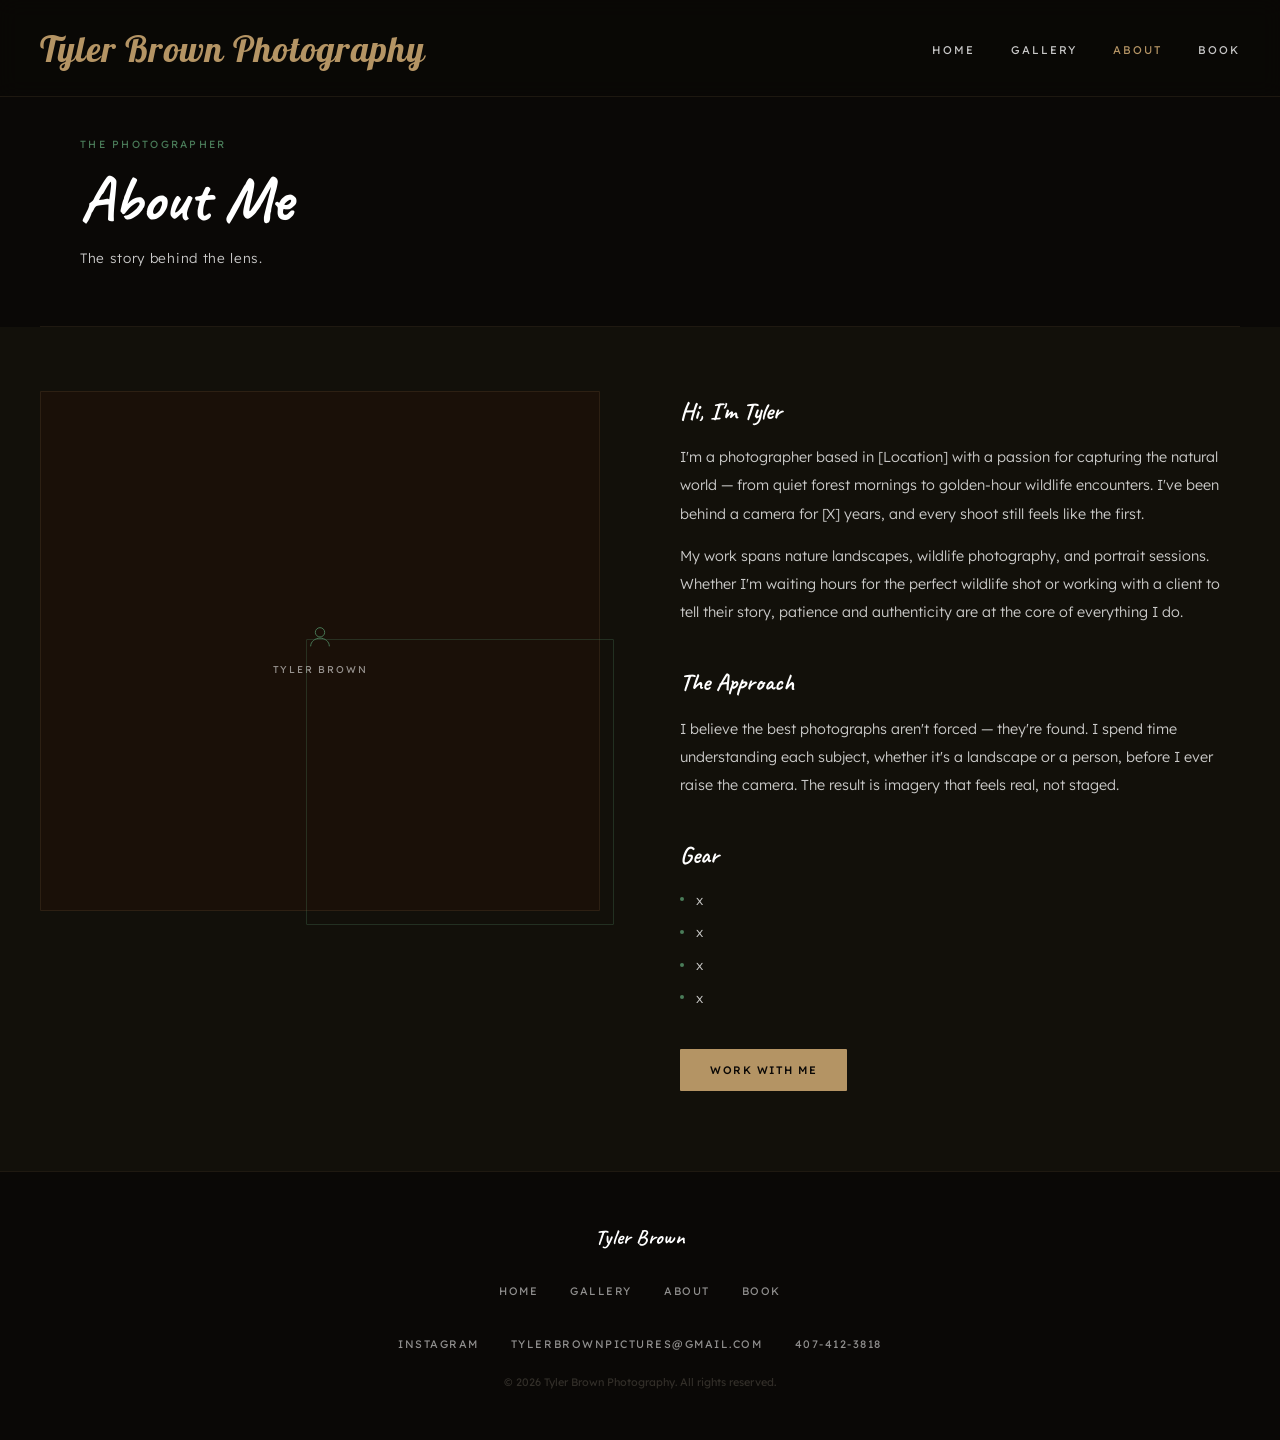
<file: about.html>
<!DOCTYPE html>
<html lang="en">
<head>
  <meta charset="UTF-8" />
  <meta name="viewport" content="width=device-width, initial-scale=1.0" />
  <meta name="description" content="About Tyler Brown — nature, wildlife, and portrait photographer." />
  <title>About — Tyler Brown Photography</title>
  <link rel="preconnect" href="https://fonts.googleapis.com" />
  <link rel="preconnect" href="https://fonts.gstatic.com" crossorigin />
  <link href="https://fonts.googleapis.com/css2?family=Cormorant+Garamond:ital,wght@0,300;0,400;1,300;1,400&family=Jost:wght@300;400;500&display=swap" rel="stylesheet" />
  <link rel="stylesheet" href="style_2.css" />
</head>
<body>

  <nav>
    <a href="index.html" class="nav-logo">Tyler Brown Photography</a>
    <ul class="nav-links">
      <li><a href="index.html">Home</a></li>
      <li><a href="gallery.html">Gallery</a></li>
      <li><a href="about.html">About</a></li>
      <li><a href="book.html">Book</a></li>
    </ul>
    <button class="nav-toggle" aria-label="Toggle menu">
      <span></span><span></span><span></span>
    </button>
  </nav>

  <div class="page-hero">
    <p class="section-label">The Photographer</p>
    <h1 class="section-title" style="font-size:clamp(2.2rem,5vw,4rem);">About Me</h1>
    <p class="page-hero-sub">The story behind the lens.</p>
  </div>

  <section class="about-page">
    <div class="about-page-inner">

      <div class="about-page-img-wrap fade-in">
        <!-- Replace this block with: <img src="images/tyler.jpg" alt="Tyler Brown" /> -->
        <div class="photo-placeholder" style="height:520px;border-radius:1px;">
          <svg width="28" height="28" viewBox="0 0 24 24" fill="none" stroke="#4a7c59" stroke-width="0.8"><circle cx="12" cy="8" r="4"/><path d="M4 20c0-4 3.6-7 8-7s8 3 8 7"/></svg>
          <span>Tyler Brown</span>
        </div>
        <div class="about-page-img-accent"></div>
      </div>

      <div class="about-page-text fade-in">
        <h2>Hi, I'm Tyler</h2>
        <p>
          I'm a photographer based in [Location] with a passion for capturing the natural world —
          from quiet forest mornings to golden-hour wildlife encounters. I've been behind a camera
          for [X] years, and every shoot still feels like the first.
        </p>
        <p>
          My work spans nature landscapes, wildlife photography, and portrait sessions.
          Whether I'm waiting hours for the perfect wildlife shot or working with a client
          to tell their story, patience and authenticity are at the core of everything I do.
        </p>

        <h2>The Approach</h2>
        <p>
          I believe the best photographs aren't forced — they're found. I spend time understanding
          each subject, whether it's a landscape or a person, before I ever raise the camera.
          The result is imagery that feels real, not staged.
        </p>

        <h2>Gear</h2>
        <ul class="gear-list">
          <li>x</li>
          <li>x</li>
          <li>x</li>
          <li>x</li>
        </ul>

        <div style="margin-top:2.5rem;">
          <a href="book.html" class="btn btn-gold">Work With Me</a>
        </div>
      </div>

    </div>
  </section>

  <footer>
    <span class="footer-logo">Tyler Brown</span>
    <ul class="footer-links">
      <li><a href="index.html">Home</a></li>
      <li><a href="gallery.html">Gallery</a></li>
      <li><a href="about.html">About</a></li>
      <li><a href="book.html">Book</a></li>
    </ul>
    <div class="footer-socials">
      <a href="https://www.instagram.com/tylerbrownpictures?utm_source=ig_web_button_share_sheet&igsh=ZDNlZDc0MzIxNw==" target="_blank" rel="noopener">Instagram</a>
      <a href="mailto:tylerbrownpictures@gmail.com">tylerbrownpictures@gmail.com</a>
      <a href="tel:4074123818">407-412-3818</a>
    </div>
    <p class="footer-copy">&copy; 2026 Tyler Brown Photography. All rights reserved.</p>
  </footer>

  <script src="main.js"></script>
</body>
</html>
</file>
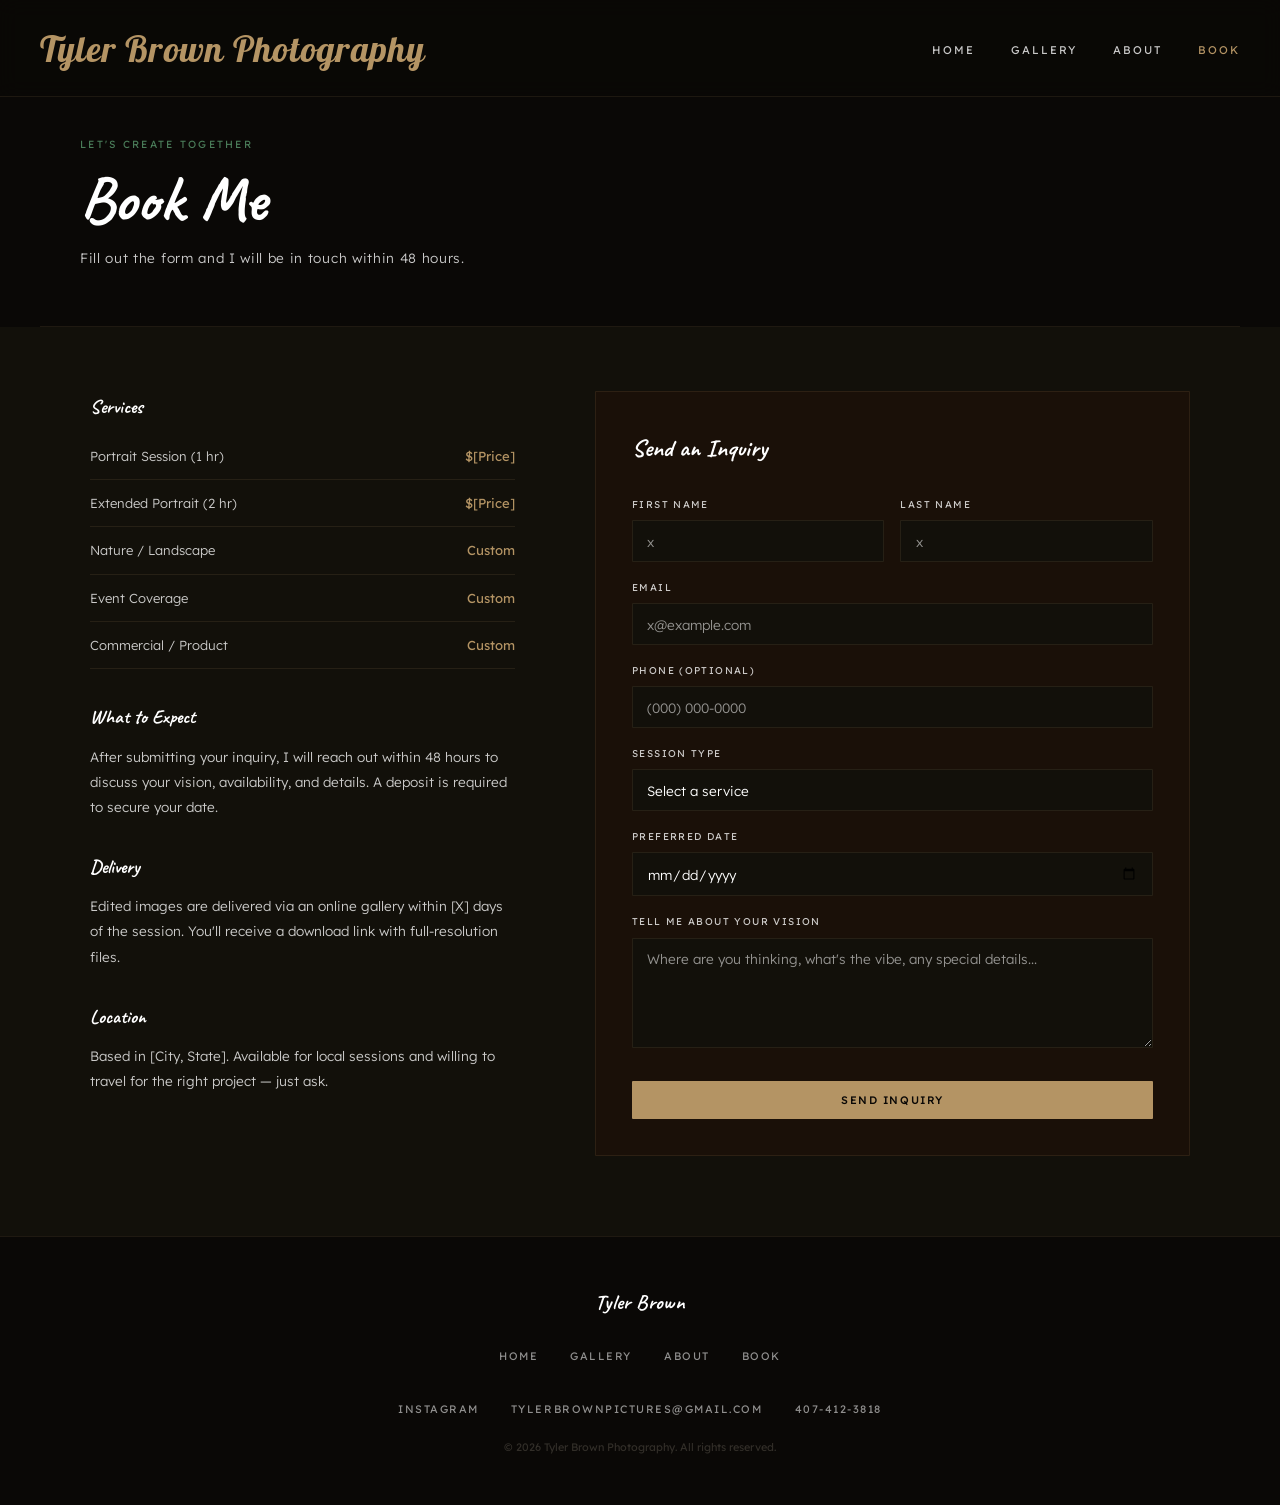
<file: book.html>
<!DOCTYPE html>
<html lang="en">
<head>
  <meta charset="UTF-8" />
  <meta name="viewport" content="width=device-width, initial-scale=1.0" />
  <meta name="description" content="Book a session with Tyler Brown Photography." />
  <title>Book a Session — Tyler Brown Photography</title>
  <link rel="preconnect" href="https://fonts.googleapis.com" />
  <link rel="preconnect" href="https://fonts.gstatic.com" crossorigin />
  <link href="https://fonts.googleapis.com/css2?family=Cormorant+Garamond:ital,wght@0,300;0,400;1,300;1,400&family=Jost:wght@300;400;500&display=swap" rel="stylesheet" />
  <link rel="stylesheet" href="style_2.css" />
</head>
<body>

  <nav>
    <a href="index.html" class="nav-logo">Tyler Brown Photography</a>
    <ul class="nav-links">
      <li><a href="index.html">Home</a></li>
      <li><a href="gallery.html">Gallery</a></li>
      <li><a href="about.html">About</a></li>
      <li><a href="book.html">Book</a></li>
    </ul>
    <button class="nav-toggle" aria-label="Toggle menu">
      <span></span><span></span><span></span>
    </button>
  </nav>

  <div class="page-hero">
    <p class="section-label">Let's Create Together</p>
    <h1 class="section-title" style="font-size:clamp(2.2rem,5vw,4rem);">Book Me</h1>
    <p class="page-hero-sub">Fill out the form and I will be in touch within 48 hours.</p>
  </div>

  <section class="book-section">
    <div class="book-inner">

      <div class="book-info fade-in">
        <h3>Services</h3>
        <ul class="service-list">
          <li><span>Portrait Session (1 hr)</span><span class="service-price">$[Price]</span></li>
          <li><span>Extended Portrait (2 hr)</span><span class="service-price">$[Price]</span></li>
          <li><span>Nature / Landscape</span><span class="service-price">Custom</span></li>
          <li><span>Event Coverage</span><span class="service-price">Custom</span></li>
          <li><span>Commercial / Product</span><span class="service-price">Custom</span></li>
        </ul>

        <h3>What to Expect</h3>
        <p>
          After submitting your inquiry, I will reach out within 48 hours to discuss
          your vision, availability, and details. A deposit is required to secure your date.
        </p>

        <h3>Delivery</h3>
        <p>
          Edited images are delivered via an online gallery within [X] days of the session.
          You'll receive a download link with full-resolution files.
        </p>

        <h3>Location</h3>
        <p>
          Based in [City, State]. Available for local sessions and willing to travel
          for the right project — just ask.
        </p>
      </div>

      <!--
        FORMSPREE SETUP:
        1. Sign up free at https://formspree.io
        2. Create a form, copy your form ID (e.g. "xpwzabcd")
        3. In js/main.js find: const FORMSPREE_ID = 'YOUR_FORM_ID'
        4. Replace with your actual ID — submissions go straight to Tyler's email
      -->
      <div class="contact-form fade-in">
        <h3>Send an Inquiry</h3>
        <form id="contact-form" novalidate>

          <div class="form-row">
            <div class="form-group">
              <label for="first-name">First Name</label>
              <input type="text" id="first-name" name="first_name" required placeholder="x" />
            </div>
            <div class="form-group">
              <label for="last-name">Last Name</label>
              <input type="text" id="last-name" name="last_name" required placeholder="x" />
            </div>
          </div>

          <div class="form-group">
            <label for="email">Email</label>
            <input type="email" id="email" name="email" required placeholder="x@example.com" />
          </div>

          <div class="form-group">
            <label for="phone">Phone (optional)</label>
            <input type="tel" id="phone" name="phone" placeholder="(000) 000-0000" />
          </div>

          <div class="form-group">
            <label for="session-type">Session Type</label>
            <select id="session-type" name="session_type" required>
              <option value="" disabled selected>Select a service</option>
              <option value="portrait-1hr">Portrait Session (1 hr)</option>
              <option value="portrait-2hr">Extended Portrait (2 hr)</option>
              <option value="nature">Nature / Landscape</option>
              <option value="event">Event Coverage</option>
              <option value="commercial">Commercial / Product</option>
              <option value="other">Other / Not Sure</option>
            </select>
          </div>

          <div class="form-group">
            <label for="date">Preferred Date</label>
            <input type="date" id="date" name="preferred_date" />
          </div>

          <div class="form-group">
            <label for="message">Tell Me About Your Vision</label>
            <textarea id="message" name="message" placeholder="Where are you thinking, what's the vibe, any special details..." required></textarea>
          </div>

          <button type="submit" class="btn btn-gold" style="width:100%;margin-top:0.5rem;text-align:center;">
            Send Inquiry
          </button>

        </form>

        <div class="form-success" id="form-success">
          <p class="form-success-title">Thank you.</p>
          <p>Your inquiry has been received. Tyler will be in touch within 48 hours.</p>
        </div>
      </div>

    </div>
  </section>

  <footer>
    <span class="footer-logo">Tyler Brown</span>
    <ul class="footer-links">
      <li><a href="index.html">Home</a></li>
      <li><a href="gallery.html">Gallery</a></li>
      <li><a href="about.html">About</a></li>
      <li><a href="book.html">Book</a></li>
    </ul>
    <div class="footer-socials">
      <a href="https://www.instagram.com/tylerbrownpictures?utm_source=ig_web_button_share_sheet&igsh=ZDNlZDc0MzIxNw==" target="_blank" rel="noopener">Instagram</a>
      <a href="mailto:tylerbrownpictures@gmail.com">tylerbrownpictures@gmail.com</a>
      <a href="tel:4074123818">407-412-3818</a>
    </div>
    <p class="footer-copy">&copy; 2026 Tyler Brown Photography. All rights reserved.</p>
  </footer>

  <script src="main.js"></script>
</body>
</html>
</file>
<file: style_2.css>
@import url('https://fonts.googleapis.com/css2?family=Caveat:wght@700&family=Lobster&family=Lexend:wght@300;400;500;700&display=swap');

* { margin: 0; padding: 0; box-sizing: border-box; }

:root {
  --obsidian:   #0a0806;
  --dark-oak:   #12100a;
  --bark:       #1a1008;
  --walnut:     #3d2410;
  --gold:       #b49464;
  --gold-muted: rgba(180,148,100,0.45);
  --forest:     #4a7c59;
  --moss:       #2d5c3e;
  --parchment:  #ffffff;
  --parchment-muted: rgba(255,255,255,0.78);
  --parchment-dim:   rgba(255,255,255,0.55);
  --border-gold:   rgba(180,148,100,0.12);
  --border-forest: rgba(74,124,89,0.15);
  --font-serif: 'Caveat', 'Lobster', cursive;
  --font-sans:  'Lexend', system-ui, sans-serif;
  --font-brand: 'Lobster', 'Caveat', cursive;
  --ease: 0.35s ease;
}

html { scroll-behavior: smooth; }

body {
  font-family: var(--font-sans);
  background: var(--obsidian);
  color: var(--parchment);
  line-height: 1.7;
}

/* ── NAV ── */
nav {
  position: fixed;
  top: 0; width: 100%; z-index: 100;
  padding: 1.1rem 2.5rem;
  display: flex;
  justify-content: space-between;
  align-items: center;
  background: rgba(10,8,6,0.88);
  backdrop-filter: blur(10px);
  border-bottom: 1px solid var(--border-gold);
}

.nav-logo {
  font-family: 'Lobster', cursive;
  font-size: 2.25rem;
  font-weight: 400;
  color: var(--gold);
  text-decoration: none;
  letter-spacing: 0.02em;
  text-transform: none;
}

.nav-links { display: flex; gap: 2.25rem; list-style: none; }

.nav-links a {
  text-decoration: none;
  color: var(--parchment-muted);
  font-size: 0.7rem;
  font-weight: 400;
  letter-spacing: 0.18em;
  text-transform: uppercase;
  transition: color var(--ease);
}

.nav-links a:hover,
.nav-links a.active { color: var(--gold); }

.nav-toggle {
  display: none;
  flex-direction: column;
  gap: 5px;
  cursor: pointer;
  background: none;
  border: none;
  padding: 4px;
}

.nav-toggle span {
  display: block;
  width: 22px;
  height: 1px;
  background: var(--parchment);
  transition: var(--ease);
}

/* ── HERO ── */
.hero {
  position: relative;
  height: 100vh;
  min-height: 600px;
  display: flex;
  align-items: flex-end;
  overflow: hidden;
}

.hero-wall {
  position: absolute;
  inset: 0 0 80px 0;
  background: radial-gradient(ellipse at 28% 38%, #1c1209 0%, #0d0905 50%, #0a0806 100%);
}

.hero-grain {
  position: absolute;
  inset: 0 0 80px 0;
  background-image: url("data:image/svg+xml,%3Csvg viewBox='0 0 300 300' xmlns='http://www.w3.org/2000/svg'%3E%3Cfilter id='n'%3E%3CfeTurbulence type='fractalNoise' baseFrequency='0.72' numOctaves='4' stitchTiles='stitch'/%3E%3C/filter%3E%3Crect width='100%25' height='100%25' filter='url(%23n)' opacity='0.055'/%3E%3C/svg%3E");
  background-size: 200px;
  opacity: 0.5;
}

/* Wood floor */
.hero-floor {
  position: absolute;
  bottom: 0; left: 0; right: 0;
  height: 80px;
  background: linear-gradient(180deg, #150d05 0%, #2a1709 25%, #3d2410 55%, #2a1709 80%, #1a0e06 100%);
  overflow: hidden;
}

.hero-floor::before {
  content: '';
  position: absolute;
  inset: 0;
  background: repeating-linear-gradient(
    180deg,
    transparent 0px,
    transparent 7px,
    rgba(40,20,5,0.55) 7px,
    rgba(40,20,5,0.55) 8px,
    transparent 8px,
    transparent 13px,
    rgba(80,45,12,0.25) 13px,
    rgba(80,45,12,0.25) 14px
  );
}

.hero-floor::after {
  content: '';
  position: absolute;
  inset: 0;
  background: linear-gradient(180deg,
    rgba(180,120,50,0.06) 0%,
    rgba(140,90,30,0.12) 40%,
    rgba(80,45,12,0.08) 100%
  );
}

.hero-floor-seams {
  position: absolute;
  inset: 0;
  background: repeating-linear-gradient(
    90deg,
    transparent 0px,
    transparent 119px,
    rgba(20,10,3,0.7) 119px,
    rgba(20,10,3,0.7) 121px,
    transparent 121px,
    transparent 240px,
    rgba(20,10,3,0.5) 240px,
    rgba(20,10,3,0.5) 241px
  );
}

.hero-floor-top {
  position: absolute;
  top: 0; left: 0; right: 0;
  height: 1px;
  background: linear-gradient(90deg, transparent, rgba(180,148,100,0.2) 30%, rgba(180,148,100,0.35) 50%, rgba(180,148,100,0.2) 70%, transparent);
}

.hero-content {
  position: relative;
  z-index: 2;
  padding: 0 0 100px 4rem;
  max-width: 700px;
}

.hero-eyebrow {
  display: flex;
  align-items: center;
  gap: 12px;
  font-size: 0.68rem;
  letter-spacing: 0.22em;
  text-transform: uppercase;
  color: var(--forest);
  margin-bottom: 1.1rem;
  font-weight: 400;
}

.hero-eyebrow::before {
  content: '';
  display: block;
  width: 28px;
  height: 1px;
  background: var(--forest);
  flex-shrink: 0;
}

.hero-title {
  font-family: var(--font-serif);
  font-size: clamp(3rem, 8vw, 6.5rem);
  font-weight: 700;
  line-height: 1.0;
  color: var(--parchment);
  margin-bottom: 1.25rem;
  font-style: normal;
}

.hero-title em {
  font-style: normal;
  color: var(--gold);
}

.hero-sub {
  font-size: 0.78rem;
  letter-spacing: 0.1em;
  text-transform: uppercase;
  color: var(--parchment-muted);
  font-weight: 300;
  margin-bottom: 2rem;
}

.hero-cta { display: flex; gap: 0.875rem; flex-wrap: wrap; }

/* ── BUTTONS ── */
.btn {
  display: inline-block;
  padding: 0.75rem 1.875rem;
  font-family: var(--font-sans);
  font-size: 0.68rem;
  font-weight: 500;
  letter-spacing: 0.14em;
  text-transform: uppercase;
  text-decoration: none;
  border-radius: 1px;
  cursor: pointer;
  border: none;
  transition: var(--ease);
}

.btn-gold {
  background: var(--gold);
  color: var(--obsidian);
}
.btn-gold:hover { background: var(--parchment); }

.btn-forest {
  background: transparent;
  color: var(--forest);
  border: 1px solid rgba(74,124,89,0.45);
}
.btn-forest:hover {
  background: rgba(74,124,89,0.1);
  border-color: var(--forest);
}

.btn-outline-parchment {
  background: transparent;
  color: var(--parchment-muted);
  border: 1px solid rgba(232,220,200,0.2);
}
.btn-outline-parchment:hover {
  color: var(--parchment);
  border-color: rgba(232,220,200,0.45);
}

.btn-dark {
  background: var(--bark);
  color: var(--parchment);
  border: 1px solid var(--border-gold);
}
.btn-dark:hover { background: var(--walnut); }

/* ── SECTION BASE ── */
.section-label {
  font-size: 0.65rem;
  letter-spacing: 0.22em;
  text-transform: uppercase;
  color: var(--forest);
  margin-bottom: 0.6rem;
  font-weight: 400;
}

.section-title {
  font-family: var(--font-serif);
  font-size: clamp(1.8rem, 4vw, 3rem);
  font-weight: 700;
  font-style: normal;
  color: var(--parchment);
  line-height: 1.15;
}

.section-body {
  color: var(--parchment-muted);
  font-size: 0.9rem;
  font-weight: 300;
  line-height: 1.9;
}

/* ── FEATURED WORK ── */
.featured {
  background: var(--dark-oak);
  padding: 5rem 2.5rem;
  border-top: 1px solid var(--border-gold);
}

.featured-header {
  display: flex;
  justify-content: space-between;
  align-items: flex-end;
  margin-bottom: 2rem;
  max-width: 1200px;
  margin-left: auto;
  margin-right: auto;
  flex-wrap: wrap;
  gap: 1rem;
  padding-bottom: 2rem;
}

.featured-grid {
  max-width: 1200px;
  margin: 0 auto;
  display: grid;
  grid-template-columns: repeat(12, 1fr);
  grid-template-rows: 220px 220px;
  gap: 4px;
}

.featured-grid .photo-card:nth-child(1) { grid-column: span 7; grid-row: span 2; }
.featured-grid .photo-card:nth-child(2) { grid-column: span 5; }
.featured-grid .photo-card:nth-child(3) { grid-column: span 5; }

.photo-card {
  position: relative;
  overflow: hidden;
  border-radius: 1px;
  background: var(--bark);
  cursor: pointer;
}

.photo-card img {
  width: 100%;
  height: 100%;
  object-fit: cover;
  display: block;
  transition: transform 0.7s ease;
  filter: brightness(0.88) saturate(0.9);
}

.photo-card:hover img {
  transform: scale(1.05);
  filter: brightness(0.95) saturate(1);
}

.photo-card-overlay {
  position: absolute;
  inset: 0;
  background: linear-gradient(to top, rgba(10,8,6,0.75) 0%, transparent 55%);
  opacity: 0;
  transition: var(--ease);
  display: flex;
  align-items: flex-end;
  padding: 1.1rem 1.25rem;
}

.photo-card:hover .photo-card-overlay { opacity: 1; }

.photo-card-label {
  font-size: 0.65rem;
  letter-spacing: 0.16em;
  text-transform: uppercase;
  color: var(--parchment);
  font-weight: 400;
  border-left: 2px solid var(--gold);
  padding-left: 8px;
}

/* ── ABOUT (homepage inline) ── */
.about-inline {
  background: var(--obsidian);
  border-top: 1px solid var(--border-forest);
  padding: 5rem 2.5rem;
}

.about-inline-inner {
  max-width: 1200px;
  margin: 0 auto;
  display: grid;
  grid-template-columns: 360px 1fr;
  gap: 5rem;
  align-items: center;
}

.about-img-wrap {
  position: relative;
}

.about-img-wrap img {
  width: 100%;
  height: 460px;
  object-fit: cover;
  border-radius: 1px;
  display: block;
  filter: brightness(0.85) saturate(0.85);
}

.about-img-accent {
  position: absolute;
  bottom: -14px;
  right: -14px;
  width: 55%;
  height: 55%;
  border: 1px solid rgba(74,124,89,0.3);
  border-radius: 1px;
  pointer-events: none;
}

.about-img-floor {
  position: absolute;
  bottom: 0; left: 0; right: 0;
  height: 28px;
  border-radius: 0 0 1px 1px;
  background: linear-gradient(180deg, #1a0e06, #2c1a0a);
  overflow: hidden;
}

.about-img-floor::before {
  content: '';
  position: absolute;
  inset: 0;
  background: repeating-linear-gradient(180deg,
    transparent 0, transparent 5px,
    rgba(40,20,5,0.6) 5px, rgba(40,20,5,0.6) 6px
  );
}

.about-text .section-title { margin-bottom: 1.25rem; }

.about-text .section-body { margin-bottom: 2rem; max-width: 480px; }

/* ── CATEGORIES ── */
.categories {
  background: var(--bark);
  padding: 5rem 2.5rem;
  border-top: 1px solid var(--border-gold);
}

.categories-inner { max-width: 1200px; margin: 0 auto; }

.categories-inner .section-title { margin-bottom: 2.5rem; }

.categories-grid {
  display: grid;
  grid-template-columns: repeat(3, 1fr);
  gap: 4px;
}

.category-card {
  position: relative;
  height: 300px;
  overflow: hidden;
  border-radius: 1px;
  background: var(--dark-oak);
  cursor: pointer;
  text-decoration: none;
  display: block;
  border: 1px solid var(--border-gold);
}

.category-card img {
  width: 100%;
  height: 100%;
  object-fit: cover;
  opacity: 0.45;
  transition: opacity 0.5s ease, transform 0.7s ease;
  filter: saturate(0.7);
}

.category-card:hover img {
  opacity: 0.65;
  transform: scale(1.06);
}

.category-glow {
  position: absolute;
  inset: 0;
  transition: opacity 0.4s ease;
  opacity: 0;
}

.category-glow.green { background: radial-gradient(circle at 50% 70%, rgba(74,124,89,0.25), transparent 65%); }
.category-glow.gold  { background: radial-gradient(circle at 50% 70%, rgba(180,148,100,0.2), transparent 65%); }

.category-card:hover .category-glow { opacity: 1; }

.category-card-content {
  position: absolute;
  inset: 0;
  display: flex;
  flex-direction: column;
  align-items: center;
  justify-content: center;
  padding: 1.5rem;
  text-align: center;
}

.category-card-title {
  font-family: var(--font-serif);
  font-size: 2rem;
  font-weight: 300;
  font-style: italic;
  color: var(--parchment);
  margin-bottom: 0.4rem;
}

.category-card-sub {
  font-size: 0.62rem;
  letter-spacing: 0.2em;
  text-transform: uppercase;
  color: var(--gold-muted);
  font-weight: 400;
  transition: color var(--ease);
}

.category-card:hover .category-card-sub { color: var(--gold); }

/* ── CTA BANNER ── */
.cta-banner {
  background: var(--dark-oak);
  padding: 5.5rem 2.5rem;
  text-align: center;
  border-top: 1px solid var(--border-forest);
  position: relative;
  overflow: hidden;
}

.cta-banner::before {
  content: '';
  position: absolute;
  inset: 0;
  background: radial-gradient(ellipse at center, rgba(74,124,89,0.07) 0%, transparent 65%);
}

.cta-banner .section-title { margin-bottom: 1rem; position: relative; }
.cta-banner .section-body  { margin: 0 auto 2.25rem; max-width: 460px; position: relative; }

/* ── FOOTER ── */
footer {
  background: var(--obsidian);
  color: var(--parchment-dim);
  padding: 3rem 2.5rem;
  text-align: center;
  border-top: 1px solid var(--border-gold);
}

.footer-logo {
  font-family: var(--font-serif);
  font-size: 1.3rem;
  color: var(--parchment);
  margin-bottom: 1.25rem;
  display: block;
  letter-spacing: 0.02em;
  font-style: normal;
  font-weight: 700;
}

.footer-links {
  display: flex;
  justify-content: center;
  gap: 2rem;
  list-style: none;
  margin-bottom: 2rem;
  flex-wrap: wrap;
}

.footer-links a {
  text-decoration: none;
  color: var(--parchment-dim);
  font-size: 0.68rem;
  letter-spacing: 0.14em;
  text-transform: uppercase;
  transition: color var(--ease);
}

.footer-links a:hover { color: var(--gold); }

.footer-socials {
  display: flex;
  justify-content: center;
  gap: 2rem;
  margin-bottom: 1.25rem;
  flex-wrap: wrap;
}

.footer-socials a {
  text-decoration: none;
  color: var(--parchment-dim);
  font-size: 0.68rem;
  letter-spacing: 0.14em;
  text-transform: uppercase;
  transition: color var(--ease);
}

.footer-socials a:hover { color: var(--gold); }

.footer-copy { font-size: 0.68rem; color: rgba(232,220,200,0.18); }

/* ── PAGE HERO (inner pages) ── */
.page-hero {
  padding: 8.5rem 2.5rem 3.5rem;
  max-width: 1200px;
  margin: 0 auto;
  border-bottom: 1px solid var(--border-gold);
  margin-bottom: 0;
}

.page-hero .section-title { font-size: clamp(2.2rem, 5vw, 4rem); margin-bottom: 0.6rem; }

.page-hero-sub {
  color: var(--parchment-muted);
  font-weight: 300;
  font-size: 0.85rem;
  letter-spacing: 0.05em;
}

/* ── GALLERY PAGE ── */
.gallery-section { background: var(--dark-oak); padding: 3rem 2.5rem 5rem; }

.gallery-filters {
  display: flex;
  gap: 0.6rem;
  max-width: 1200px;
  margin: 0 auto 2.5rem;
  flex-wrap: wrap;
}

.filter-btn {
  padding: 0.5rem 1.25rem;
  background: none;
  border: 1px solid var(--border-gold);
  color: var(--parchment-muted);
  font-size: 0.65rem;
  letter-spacing: 0.14em;
  text-transform: uppercase;
  border-radius: 1px;
  cursor: pointer;
  font-family: var(--font-sans);
  font-weight: 400;
  transition: var(--ease);
}

.filter-btn:hover { border-color: var(--gold-muted); color: var(--parchment); }

.filter-btn.active {
  background: var(--gold);
  border-color: var(--gold);
  color: var(--obsidian);
}

.gallery-grid {
  max-width: 1200px;
  margin: 0 auto;
  columns: 3;
  column-gap: 14px;
}

.gallery-item {
  break-inside: avoid;
  margin-bottom: 14px;
  overflow: hidden;
  border-radius: 1px;
  position: relative;
  cursor: pointer;
  display: block;
}

.gallery-item img {
  width: 100%;
  display: block;
  transition: transform 0.55s ease;
  filter: brightness(0.88) saturate(0.85);
}

.gallery-item:hover img {
  transform: scale(1.04);
  filter: brightness(0.95) saturate(1);
}

.gallery-item-label {
  position: absolute;
  bottom: 8px;
  left: 10px;
  font-size: 0.6rem;
  letter-spacing: 0.16em;
  text-transform: uppercase;
  color: var(--parchment);
  border-left: 2px solid var(--gold);
  padding-left: 6px;
  opacity: 0;
  transition: opacity var(--ease);
}

.gallery-item:hover .gallery-item-label { opacity: 1; }

/* ── ABOUT PAGE ── */
.about-page { background: var(--dark-oak); padding: 4rem 2.5rem 5rem; }

.about-page-inner {
  max-width: 1200px;
  margin: 0 auto;
  display: grid;
  grid-template-columns: 1fr 1fr;
  gap: 5rem;
  align-items: start;
}

.about-page-img-wrap { position: relative; }

.about-page-img-wrap img {
  width: 100%;
  border-radius: 1px;
  display: block;
  filter: brightness(0.85) saturate(0.85);
}

.about-page-img-accent {
  position: absolute;
  bottom: -14px;
  right: -14px;
  width: 55%;
  height: 55%;
  border: 1px solid rgba(74,124,89,0.3);
  border-radius: 1px;
  pointer-events: none;
}

.about-page-text h2 {
  font-family: var(--font-serif);
  font-size: 1.5rem;
  font-weight: 700;
  font-style: normal;
  color: var(--parchment);
  margin: 2.25rem 0 0.75rem;
}

.about-page-text h2:first-child { margin-top: 0; }

.about-page-text p {
  color: var(--parchment-muted);
  font-weight: 300;
  line-height: 1.95;
  margin-bottom: 0.875rem;
  font-size: 0.9rem;
}

.gear-list { list-style: none; display: flex; flex-direction: column; gap: 0.6rem; }

.gear-list li {
  display: flex;
  align-items: center;
  gap: 0.75rem;
  color: var(--parchment-muted);
  font-size: 0.85rem;
  font-weight: 300;
}

.gear-list li::before {
  content: '';
  display: block;
  width: 4px;
  height: 4px;
  background: var(--forest);
  border-radius: 50%;
  flex-shrink: 0;
}

/* ── BOOK PAGE ── */
.book-section { background: var(--dark-oak); padding: 4rem 2.5rem 5rem; }

.book-inner {
  max-width: 1100px;
  margin: 0 auto;
  display: grid;
  grid-template-columns: 1fr 1.4fr;
  gap: 5rem;
  align-items: start;
}

.book-info h3 {
  font-family: var(--font-serif);
  font-size: 1.2rem;
  font-weight: 700;
  font-style: normal;
  color: var(--parchment);
  margin: 2rem 0 0.6rem;
}

.book-info h3:first-child { margin-top: 0; }

.book-info p {
  color: var(--parchment-muted);
  font-size: 0.85rem;
  line-height: 1.85;
  font-weight: 300;
}

.service-list { list-style: none; display: flex; flex-direction: column; margin-top: 0.5rem; }

.service-list li {
  display: flex;
  justify-content: space-between;
  align-items: center;
  padding: 0.75rem 0;
  border-bottom: 1px solid var(--border-gold);
  font-size: 0.82rem;
  color: var(--parchment-muted);
  font-weight: 300;
}

.service-price { color: var(--gold); font-weight: 400; }

/* ── CONTACT FORM ── */
.contact-form {
  background: var(--bark);
  padding: 2.25rem;
  border-radius: 1px;
  border: 1px solid var(--border-gold);
}

.contact-form h3 {
  font-family: var(--font-serif);
  font-size: 1.5rem;
  font-weight: 700;
  font-style: normal;
  color: var(--parchment);
  margin-bottom: 1.75rem;
}

.form-group { margin-bottom: 1.1rem; }

.form-row { display: grid; grid-template-columns: 1fr 1fr; gap: 1rem; }

label {
  display: block;
  font-size: 0.62rem;
  letter-spacing: 0.14em;
  text-transform: uppercase;
  color: var(--parchment-muted);
  margin-bottom: 0.45rem;
  font-weight: 400;
}

input, select, textarea {
  width: 100%;
  padding: 0.7rem 0.9rem;
  background: var(--dark-oak);
  border: 1px solid var(--border-gold);
  border-radius: 1px;
  font-family: var(--font-sans);
  font-size: 0.85rem;
  color: var(--parchment);
  font-weight: 300;
  transition: border-color var(--ease);
  appearance: none;
}

input::placeholder, textarea::placeholder { color: var(--parchment-dim); }

input:focus, select:focus, textarea:focus {
  outline: none;
  border-color: var(--forest);
}

select option { background: var(--dark-oak); }

textarea { resize: vertical; min-height: 110px; }

.form-success {
  display: none;
  text-align: center;
  padding: 3rem 1rem;
}

.form-success-title {
  font-family: var(--font-serif);
  font-size: 1.6rem;
  font-style: normal;
  font-weight: 700;
  color: var(--parchment);
  margin-bottom: 0.75rem;
}

.form-success p { color: var(--parchment-muted); font-size: 0.85rem; font-weight: 300; }

/* ── LIGHTBOX ── */
.lightbox {
  display: none;
  position: fixed;
  inset: 0;
  background: rgba(10,8,6,0.96);
  z-index: 1000;
  align-items: center;
  justify-content: center;
}

.lightbox.active { display: flex; }

.lightbox-img {
  max-width: 90vw;
  max-height: 88vh;
  object-fit: contain;
  border-radius: 1px;
}

.lightbox-close {
  position: absolute;
  top: 1.5rem;
  right: 1.5rem;
  background: none;
  border: 1px solid var(--border-gold);
  color: var(--parchment-muted);
  font-size: 1rem;
  cursor: pointer;
  width: 40px;
  height: 40px;
  display: flex;
  align-items: center;
  justify-content: center;
  transition: var(--ease);
  border-radius: 1px;
}

.lightbox-close:hover { color: var(--parchment); border-color: var(--gold); }

/* ── FADE IN ── */
.fade-in {
  opacity: 0;
  transform: translateY(20px);
  transition: opacity 0.65s ease, transform 0.65s ease;
}
.fade-in.visible { opacity: 1; transform: translateY(0); }

/* ── RESPONSIVE ── */
@media (max-width: 960px) {
  .nav-links {
    display: none;
    position: fixed;
    top: 0; right: 0;
    width: 65vw;
    height: 100vh;
    background: var(--bark);
    flex-direction: column;
    justify-content: center;
    align-items: center;
    gap: 2.5rem;
    border-left: 1px solid var(--border-gold);
    z-index: 99;
  }
  .nav-links.open { display: flex; }
  .nav-links a { font-size: 0.85rem; }
  .nav-toggle { display: flex; z-index: 101; }

  .hero-content { padding: 0 1.5rem 100px 2rem; }

  .featured-grid .photo-card:nth-child(1) { grid-column: span 12; }
  .featured-grid .photo-card:nth-child(2) { grid-column: span 6; }
  .featured-grid .photo-card:nth-child(3) { grid-column: span 6; }

  .about-inline-inner { grid-template-columns: 1fr; gap: 2.5rem; }
  .about-img-wrap img { height: 320px; }

  .categories-grid { grid-template-columns: 1fr 1fr; }

  .gallery-grid { columns: 2; }

  .about-page-inner { grid-template-columns: 1fr; gap: 3rem; }

  .book-inner { grid-template-columns: 1fr; gap: 3rem; }

  .form-row { grid-template-columns: 1fr; }
}

@media (max-width: 580px) {
  .gallery-grid { columns: 1; }
  .categories-grid { grid-template-columns: 1fr; }
  .featured-grid { grid-template-rows: 260px 160px 160px; }
  nav { padding: 1rem 1.25rem; }
  .hero-content { padding: 0 1.25rem 100px 1.25rem; }
  .featured, .about-inline, .categories, .cta-banner,
  .gallery-section, .about-page, .book-section { padding-left: 1.25rem; padding-right: 1.25rem; }
  .page-hero { padding: 7.5rem 1.25rem 2.5rem; }
}

/* ── PHOTO PLACEHOLDERS (remove when real photos added) ── */
.photo-placeholder {
  width: 100%;
  height: 100%;
  min-height: 200px;
  display: flex;
  flex-direction: column;
  align-items: center;
  justify-content: center;
  gap: 10px;
  background: var(--bark);
  border: 1px solid var(--border-gold);
}

.photo-placeholder span {
  font-size: 0.62rem;
  letter-spacing: 0.18em;
  text-transform: uppercase;
  color: var(--parchment-dim);
  font-weight: 400;
}

.gallery-item .photo-placeholder {
  min-height: 180px;
}

/* ── IMAGE PROTECTION ── */
img {
  -webkit-user-drag: none;
  -webkit-touch-callout: none; /* disables iOS long-press "Save Image" sheet */
  user-select: none;
}

/* Remove pointer events from the img element itself so right-click
   registers on the wrapper div, not the image — no "Save Image As" option */
.gallery-item img,
.photo-card img,
.category-card img,
.about-img-wrap img,
.about-page-img-wrap img {
  pointer-events: none;
}
</file>
